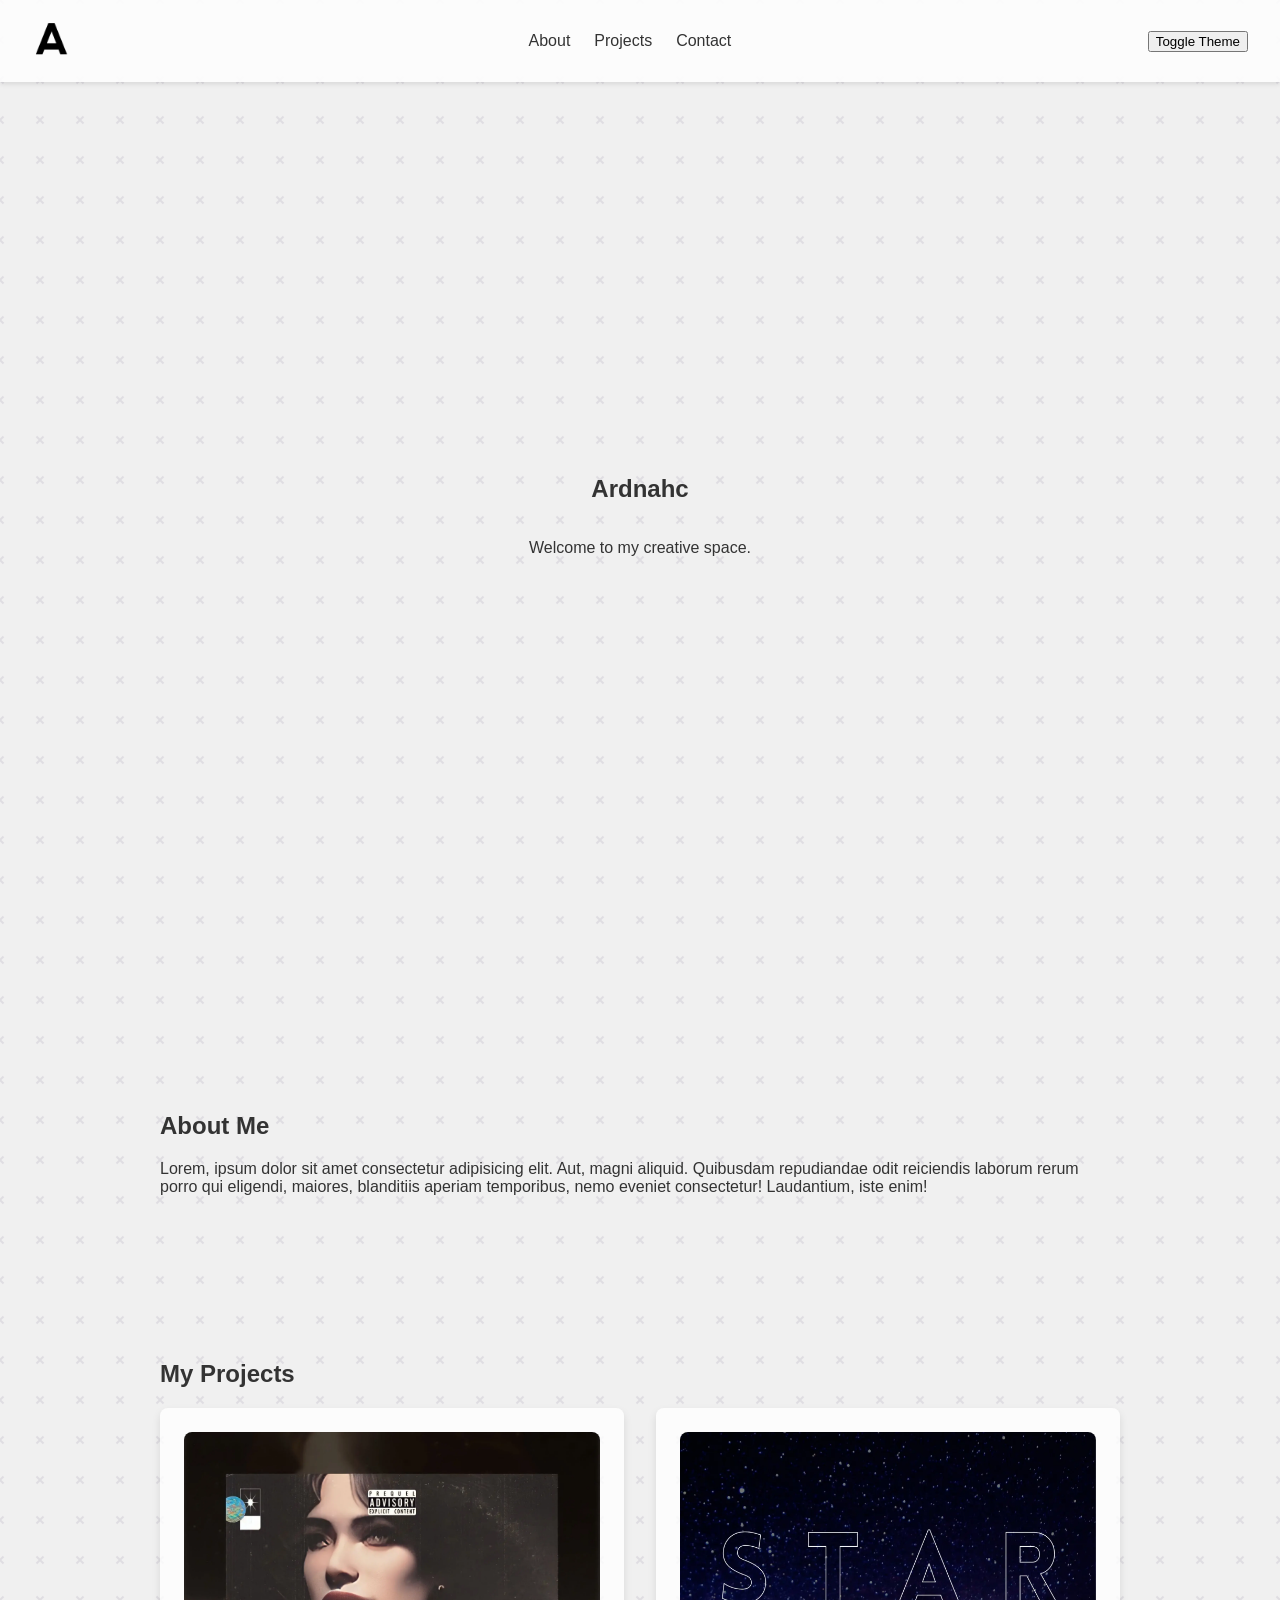
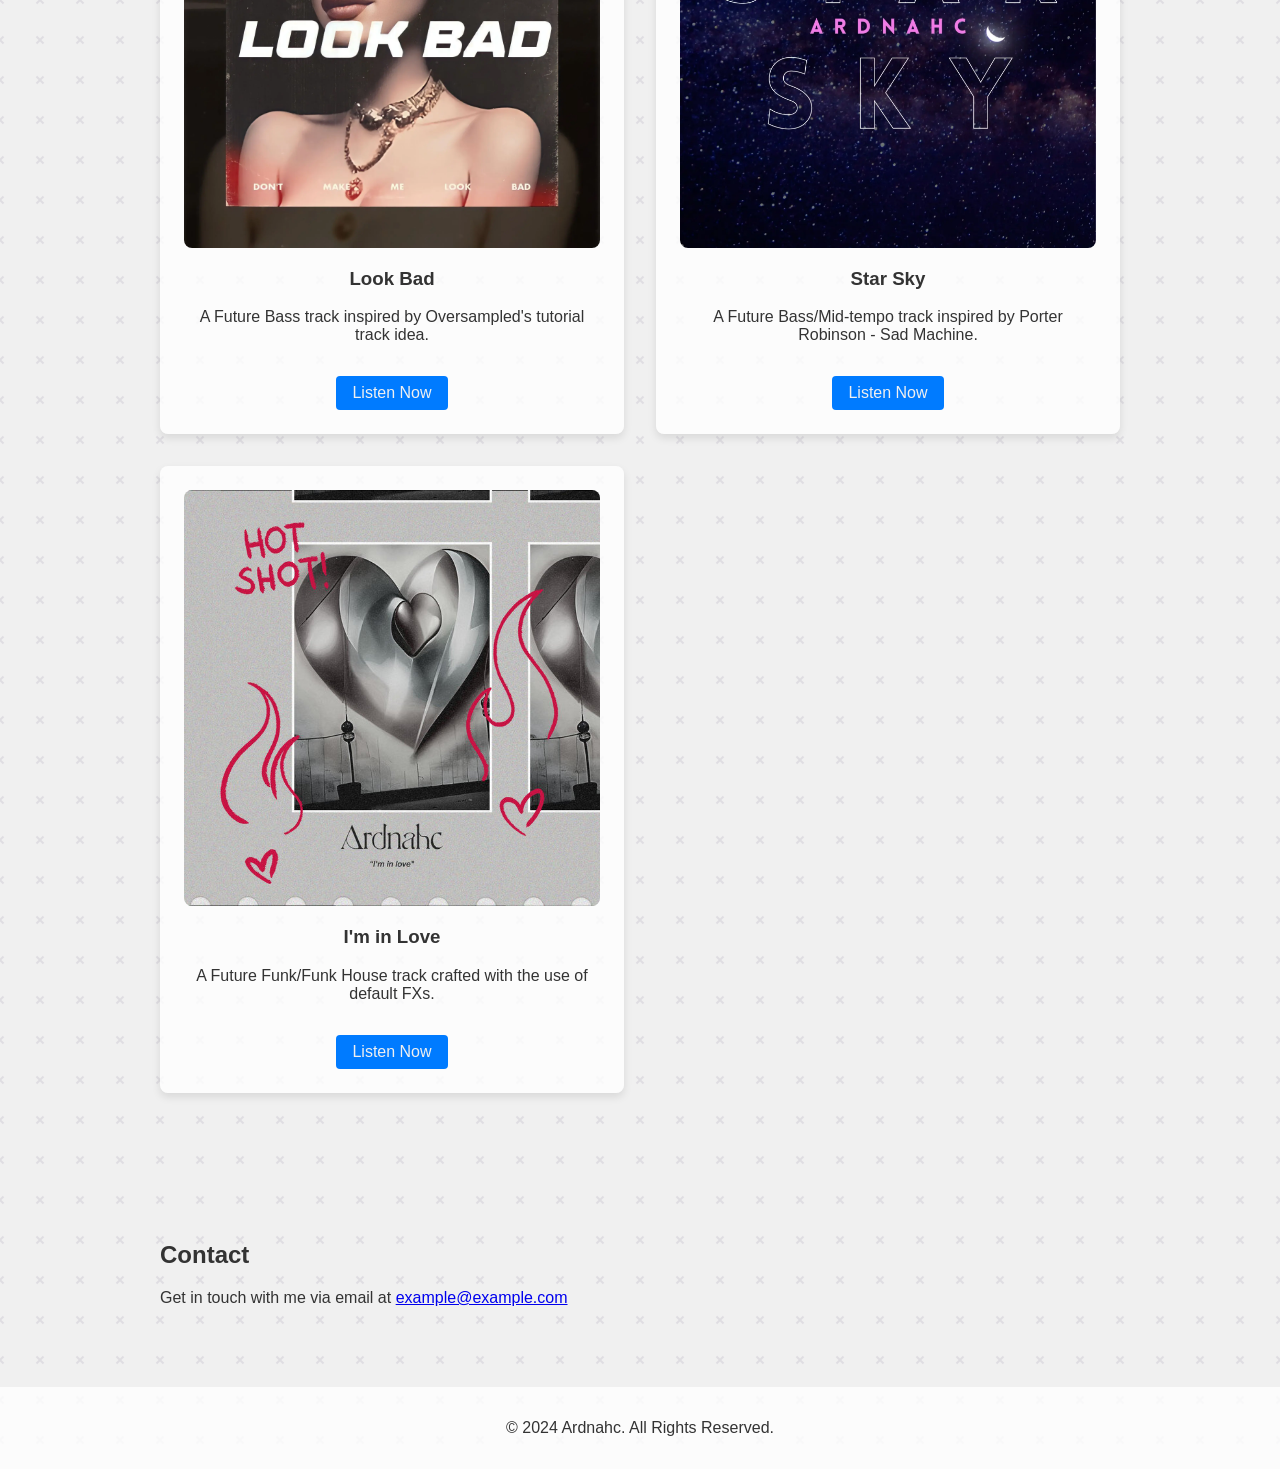
<file: index.html>
<!DOCTYPE html>
<html lang="en">
<head>
    <meta charset="UTF-8">
    <meta name="viewport" content="width=device-width, initial-scale=1.0">
    <title>Ardnahc</title>
    <link rel="stylesheet" href="style.css">
    <link rel="shortcut icon" href="./img-src/logo-favicon(light).png" type="image/x-icon">
</head>
<body>
    <header>
        <nav>
            <div class="logo">
                <img src="./img-src/logo-dark(brand).png" alt="Ardnahc Logo">
            </div>
            <ul class="nav-links">
                <li><a href="#about">About</a></li>
                <li><a href="#projects">Projects</a></li>
                <li><a href="#contact">Contact</a></li>
            </ul>
            <div class="theme-switcher">
                <button id="theme-toggle">Toggle Theme</button>
            </div>
        </nav>
    </header>

    <main>
        <section id="hero">
            <h1>Ardnahc</h1>
            <p>Welcome to my creative space.</p>
        </section>

        <section id="about">
            <h2>About Me</h2>
            <p>Lorem, ipsum dolor sit amet consectetur adipisicing elit. Aut, magni aliquid. Quibusdam repudiandae odit reiciendis laborum rerum porro qui eligendi, maiores, blanditiis aperiam temporibus, nemo eveniet consectetur! Laudantium, iste enim!</p>
        </section>

        <section id="projects">
            <h2>My Projects</h2>
            <div class="project-grid">
                <div class="project-card">
                    <img src="./img-src/Look_Bad_cover.webp" alt="Project 1">
                    <h3>Look Bad</h3>
                    <p>A Future Bass track inspired by Oversampled's tutorial track idea.</p>
                    <a href="https://www.youtube.com/watch?v=Fr_IoHNbRYQ&pp=ygUQYXJkbmFoYyBsb29rIGJhZA%3D%3D" target="_blank">Listen Now</a>
                </div>
                <div class="project-card">
                    <img src="./img-src/Star_Sky_cover.webp" alt="Project 2">
                    <h3>Star Sky</h3>
                    <p>A Future Bass/Mid-tempo track inspired by Porter Robinson - Sad Machine.</p>
                    <a href="https://www.youtube.com/watch?v=gZ5lh2ibDOA&pp=ygUQYXJkbmFoYyBzdGFyIHNreQ%3D%3D" target="_blank">Listen Now</a>
                </div>
                <div class="project-card">
                    <img src="./img-src/I'm_in_Love_cover.jpg" alt="Project 3">
                    <h3>I'm in Love</h3>
                    <p>A Future Funk/Funk House track crafted with the use of default FXs.</p>
                    <a href="https://open.spotify.com/track/1J8tTyduV4TBa7ByiTyd0w?si=576ef634297748b9" target="_blank">Listen Now</a>
                </div>
            </div>
        </section>

        <section id="contact">
            <h2>Contact</h2>
            <p>Get in touch with me via email at <a href="mailto:example@example.com">example@example.com</a></p>
        </section>
    </main>

    <footer>
        <p>&copy; 2024 Ardnahc. All Rights Reserved.</p>
    </footer>

    <script src="js/main.js"></script>
</body>
</html>
</file>
<file: style.css>
:root {
    --background-light: #f0f0f0;
    --text-light: #333;
    --navbar-bg-light: rgba(255, 255, 255, 0.8);
    --link-hover-light: #007bff;

    --background-dark: #121212;
    --text-dark: #f0f0f0;
    --navbar-bg-dark: rgba(0, 0, 0, 0.8);
    --link-hover-dark: #80bfff;
}

/* Basic Styles & SVG Background */
body {
    font-family: -apple-system, BlinkMacSystemFont, "Segoe UI", Roboto, "Helvetica Neue", Arial, sans-serif;
    background-color: var(--background-light);
    color: var(--text-light);
    margin: 0;
    padding: 0;
    background-image: url("data:image/svg+xml,%3Csvg xmlns='http://www.w3.org/2000/svg' width='40' height='40' viewBox='0 0 40 40'%3E%3Cg fill-rule='evenodd'%3E%3Cg fill='%239C92AC' fill-opacity='0.2'%3E%3Cpath d='M0 38.59l2.83-2.83 1.41 1.41L1.41 40H0v-1.41zM0 1.4l2.83 2.83 1.41-1.41L1.41 0H0v1.41zM38.59 40l-2.83-2.83 1.41-1.41L40 38.59V40h-1.41zM40 1.41l-2.83 2.83-1.41-1.41L38.59 0H40v1.41z'/%3E%3C/g%3E%3C/g%3E%3C/svg%3E");
    transition: background-color 0.3s ease, color 0.3s ease;
}

body.dark-mode {
    --background-light: var(--background-dark);
    --text-light: var(--text-dark);
    --navbar-bg-light: var(--navbar-bg-dark);
    --link-hover-light: var(--link-hover-dark);
}

/* Translucent Navbar */
header {
    position: fixed;
    top: 0;
    left: 0;
    width: 100%;
    z-index: 1000;
}

nav {
    display: flex;
    justify-content: space-between;
    align-items: center;
    padding: 1rem 2rem;
    background-color: var(--navbar-bg-light);
    backdrop-filter: blur(10px);
    box-shadow: 0 2px 5px rgba(0,0,0,0.1);
    transition: background-color 0.3s ease;
}

.logo img {
    height: 40px;
}

.nav-links {
    list-style: none;
    display: flex;
    gap: 1.5rem;
}

.nav-links a {
    text-decoration: none;
    color: var(--text-light);
    font-weight: 500;
    transition: color 0.3s ease;
}

.nav-links a:hover {
    color: var(--link-hover-light);
}

/* Hero Section */
#hero {
    height: 100vh;
    display: flex;
    flex-direction: column;
    justify-content: center;
    align-items: center;
    text-align: center;
}

/* General Section Styling */
section {
    padding: 4rem 2rem;
    max-width: 960px;
    margin: 0 auto;
}

footer {
    text-align: center;
    padding: 1rem;
    background-color: var(--navbar-bg-light);
    transition: background-color 0.3s ease;
}

/* Project Grid */
.project-grid {
    display: grid;
    grid-template-columns: repeat(auto-fit, minmax(300px, 1fr));
    gap: 2rem;
}

.project-card {
    background-color: var(--navbar-bg-light);
    border-radius: 8px;
    box-shadow: 0 4px 8px rgba(0,0,0,0.1);
    padding: 1.5rem;
    text-align: center;
    transition: transform 0.3s ease, box-shadow 0.3s ease;
}

.project-card:hover {
    transform: translateY(-5px);
    box-shadow: 0 8px 16px rgba(0,0,0,0.2);
}

.project-card img {
    max-width: 100%;
    border-radius: 8px;
}

.project-card h3 {
    margin-top: 1rem;
}

.project-card a {
    display: inline-block;
    margin-top: 1rem;
    padding: 0.5rem 1rem;
    background-color: var(--link-hover-light);
    color: var(--background-light);
    text-decoration: none;
    border-radius: 4px;
    transition: background-color 0.3s ease;
}

.project-card a:hover {
    opacity: 0.8;
}
</file>
